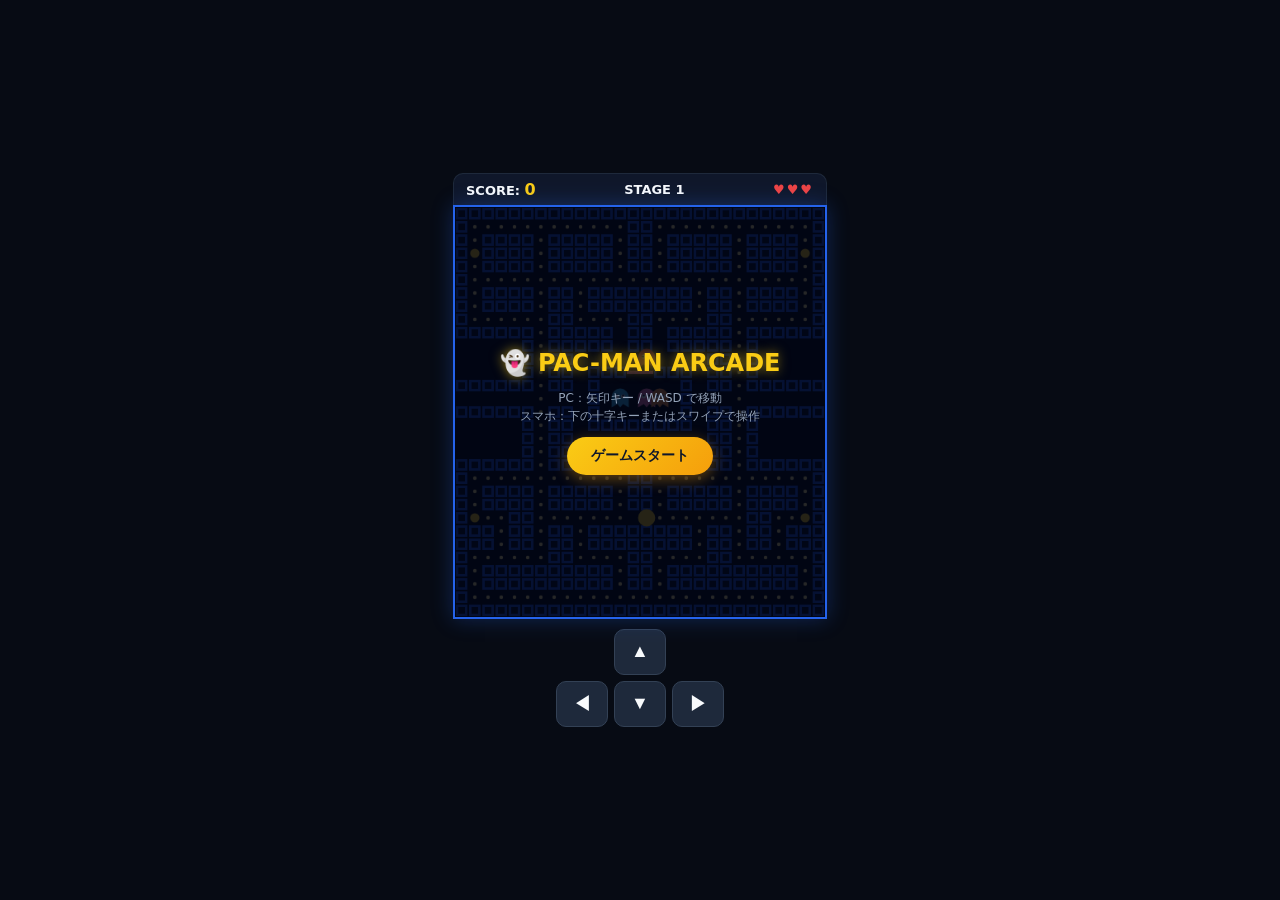
<file: pacman.html>
<!DOCTYPE html>
<html lang="ja">
<head>
  <meta charset="UTF-8" />
  <meta name="viewport" content="width=device-width, initial-scale=1.0, maximum-scale=1.0, user-scalable=no" />
  <title>Pac-Man Arcade</title>
  <style>
    * { box-sizing: border-box; margin: 0; padding: 0; -webkit-tap-highlight-color: transparent; }
    html, body {
      width: 100%;
      height: 100%;
      background: #070b14;
      color: #f8fafc;
      font-family: 'Segoe UI', system-ui, sans-serif;
      display: flex;
      flex-direction: column;
      align-items: center;
      justify-content: center;
      overflow: hidden;
      user-select: none;
      touch-action: none;
    }
    .game-shell {
      width: 100%;
      max-width: 390px;
      padding: 6px 8px;
      display: flex;
      flex-direction: column;
      align-items: center;
      position: relative;
    }
    .hud {
      width: 100%;
      display: flex;
      justify-content: space-between;
      align-items: center;
      padding: 6px 12px;
      background: #0f172a;
      border: 1px solid #1e293b;
      border-bottom: none;
      border-radius: 10px 10px 0 0;
      font-weight: 700;
      font-size: 13px;
    }
    .score-val { color: #facc15; font-size: 16px; }
    .lives { color: #ef4444; letter-spacing: 2px; }
    .canvas-box {
      width: 100%;
      position: relative;
      border: 2px solid #2563eb;
      box-shadow: 0 0 20px rgba(37, 99, 235, 0.3);
      background: #000;
    }
    canvas {
      width: 100%;
      height: auto;
      display: block;
    }
    .overlay {
      position: absolute;
      inset: 0;
      background: rgba(2, 6, 23, 0.85);
      display: flex;
      flex-direction: column;
      align-items: center;
      justify-content: center;
      gap: 12px;
      text-align: center;
      padding: 16px;
      z-index: 10;
    }
    .overlay.hidden { display: none; }
    .overlay h1 {
      font-size: 24px;
      color: #facc15;
      text-shadow: 0 0 12px rgba(250, 204, 21, 0.6);
    }
    .overlay p { color: #94a3b8; font-size: 12px; line-height: 1.5; }
    .btn {
      background: linear-gradient(135deg, #facc15, #f59e0b);
      color: #0f172a;
      border: none;
      padding: 10px 24px;
      border-radius: 999px;
      font-weight: 800;
      font-size: 14px;
      cursor: pointer;
      box-shadow: 0 4px 15px rgba(245, 158, 11, 0.4);
    }
    .btn:active { transform: scale(0.96); }

    /* スマホ・マウス両対応のバーチャル十字キー */
    .dpad {
      margin-top: 10px;
      display: grid;
      grid-template-columns: repeat(3, 52px);
      grid-template-rows: repeat(2, 46px);
      gap: 6px;
      justify-content: center;
    }
    .dpad-btn {
      background: #1e293b;
      border: 1px solid #334155;
      border-radius: 10px;
      color: #f8fafc;
      font-size: 18px;
      font-weight: bold;
      display: flex;
      align-items: center;
      justify-content: center;
      cursor: pointer;
    }
    .dpad-btn:active {
      background: #38bdf8;
      color: #0f172a;
    }
    .dpad-up { grid-column: 2; grid-row: 1; }
    .dpad-left { grid-column: 1; grid-row: 2; }
    .dpad-down { grid-column: 2; grid-row: 2; }
    .dpad-right { grid-column: 3; grid-row: 2; }
  </style>
</head>
<body tabindex="0">
  <div class="game-shell">
    <div class="hud">
      <div>SCORE: <span id="score" class="score-val">0</span></div>
      <div>STAGE <span id="level">1</span></div>
      <div id="lives" class="lives">♥♥♥</div>
    </div>

    <div class="canvas-box">
      <canvas id="game" width="448" height="496"></canvas>
      <div id="overlay" class="overlay">
        <h1 id="overlay-title">👻 PAC-MAN ARCADE</h1>
        <p id="overlay-desc">PC：矢印キー / WASD で移動<br>スマホ：下の十字キーまたはスワイプで操作</p>
        <button id="start-btn" class="btn">ゲームスタート</button>
      </div>
    </div>

    <!-- スマホ・タッチ操作用十字キー -->
    <div class="dpad" aria-label="方向キー">
      <button class="dpad-btn dpad-up" data-dir="UP">▲</button>
      <button class="dpad-btn dpad-left" data-dir="LEFT">◀</button>
      <button class="dpad-btn dpad-down" data-dir="DOWN">▼</button>
      <button class="dpad-btn dpad-right" data-dir="RIGHT">▶</button>
    </div>
  </div>

  <script>
    const canvas = document.getElementById('game');
    const ctx = canvas.getContext('2d');
    const TILE = 16; // 28 x 31 grid = 448 x 496

    // 1=Wall, 0=Dot, 2=Empty, 3=Power Pellet, 4=Ghost House Door
    const BASE_MAP = [
      "1111111111111111111111111111",
      "1000000000000110000000000001",
      "1011110111110110111110111101",
      "1311110111110110111110111131",
      "1011110111110110111110111101",
      "1000000000000000000000000001",
      "1011110110111111110110111101",
      "1011110110111111110110111101",
      "1000000110000110000110000001",
      "1111110111112112111110111111",
      "2222210111112112111110122222",
      "2222210112222222222110122222",
      "2222210112111441112110122222",
      "1111110112122222212110111111",
      "2222220222122222212220222222",
      "1111110112122222212110111111",
      "2222210112111111112110122222",
      "2222210112222222222110122222",
      "2222210112111111112110122222",
      "1111110112111111112110111111",
      "1000000000000110000000000001",
      "1011110111110110111110111101",
      "1011110111110110111110111101",
      "1300110000000220000000110031",
      "1110110110111111110110110111",
      "1110110110111111110110110111",
      "1000000110000110000110000001",
      "1011111111110110111111111101",
      "1011111111110110111111111101",
      "1000000000000000000000000001",
      "1111111111111111111111111111"
    ];

    let map = [];
    let score = 0;
    let lives = 3;
    let level = 1;
    let dotsLeft = 0;
    let frightTimer = 0;
    let running = false;
    let animId = null;

    const AudioCtx = window.AudioContext || window.webkitAudioContext;
    const audioCtx = AudioCtx ? new AudioCtx() : null;
    function beep(freq, dur, type = 'sine', vol = 0.05) {
      if (!audioCtx) return;
      if (audioCtx.state === 'suspended') audioCtx.resume();
      const osc = audioCtx.createOscillator();
      const gain = audioCtx.createGain();
      osc.type = type;
      osc.frequency.value = freq;
      gain.gain.setValueAtTime(vol, audioCtx.currentTime);
      gain.gain.exponentialRampToValueAtTime(0.001, audioCtx.currentTime + dur);
      osc.connect(gain);
      gain.connect(audioCtx.destination);
      osc.start();
      osc.stop(audioCtx.currentTime + dur);
    }

    const DIRS = {
      LEFT:  { x: -1, y: 0 },
      RIGHT: { x: 1, y: 0 },
      UP:    { x: 0, y: -1 },
      DOWN:  { x: 0, y: 1 },
      NONE:  { x: 0, y: 0 }
    };

    const player = { x: 14, y: 23, dir: DIRS.LEFT, nextDir: DIRS.LEFT, speed: 0.11, mouth: 0 };
    let ghosts = [];

    function initMap() {
      dotsLeft = 0;
      map = BASE_MAP.map(row => row.split('').map(ch => {
        const v = Number(ch);
        if (v === 0 || v === 3) dotsLeft++;
        return v;
      }));
    }

    function resetPositions() {
      // 整数座標から即座に左へ発進させる（半マス停止バグ解消）
      player.x = 14;
      player.y = 23;
      player.dir = DIRS.LEFT;
      player.nextDir = DIRS.LEFT;
      frightTimer = 0;

      const baseSpeed = Math.min(0.095 + (level - 1) * 0.008, 0.13);
      ghosts = [
        { name: 'Blinky', x: 14, y: 11, dir: DIRS.LEFT,  color: '#ef4444', speed: baseSpeed },
        { name: 'Pinky',  x: 14, y: 14, dir: DIRS.UP,    color: '#f472b6', speed: baseSpeed * 0.96 },
        { name: 'Inky',   x: 12, y: 14, dir: DIRS.UP,    color: '#38bdf8', speed: baseSpeed * 0.93 },
        { name: 'Clyde',  x: 15, y: 14, dir: DIRS.UP,    color: '#fb923c', speed: baseSpeed * 0.90 }
      ];
    }

    function canMove(gx, gy, dir, isGhost = false) {
      const nx = Math.round(gx + dir.x * 0.6);
      const ny = Math.round(gy + dir.y * 0.6);
      if (ny < 0 || ny >= map.length) return false;
      if (nx < 0 || nx >= map[0].length) return ny === 14;
      const cell = map[ny][nx];
      if (cell === 1) return false;
      if (cell === 4 && !isGhost) return false;
      return true;
    }

    function updatePlayer() {
      const cx = Math.round(player.x);
      const cy = Math.round(player.y);

      // 逆方向への切り返しはグリッド中心を待たずに即座に反応
      if (player.nextDir !== DIRS.NONE &&
          player.nextDir.x === -player.dir.x &&
          player.nextDir.y === -player.dir.y) {
        player.dir = player.nextDir;
      }

      if (Math.abs(player.x - cx) < 0.25 && Math.abs(player.y - cy) < 0.25) {
        if (player.nextDir !== DIRS.NONE && canMove(cx, cy, player.nextDir, false)) {
          player.x = cx;
          player.y = cy;
          player.dir = player.nextDir;
        }
        if (!canMove(cx, cy, player.dir, false)) {
          player.x = cx;
          player.y = cy;
          player.dir = DIRS.NONE;
        }
      }

      player.x += player.dir.x * player.speed;
      player.y += player.dir.y * player.speed;

      if (player.x < -0.5) player.x = 27.5;
      if (player.x > 27.5) player.x = -0.5;

      if (player.dir !== DIRS.NONE) {
        player.mouth = (player.mouth + 0.22) % (Math.PI * 2);
      }

      const tx = Math.round(player.x);
      const ty = Math.round(player.y);
      if (map[ty] && (map[ty][tx] === 0 || map[ty][tx] === 3)) {
        const isPower = map[ty][tx] === 3;
        map[ty][tx] = 2;
        dotsLeft--;
        score += isPower ? 50 : 10;
        document.getElementById('score').textContent = score;
        if (isPower) {
          frightTimer = 360;
          beep(520, 0.25, 'square', 0.06);
        } else {
          beep(320 + (score % 2) * 90, 0.05, 'triangle', 0.04);
        }

        if (dotsLeft <= 0) {
          level++;
          document.getElementById('level').textContent = level;
          beep(660, 0.35, 'sine', 0.07);
          initMap();
          resetPositions();
        }
      }
    }

    function updateGhosts() {
      if (frightTimer > 0) frightTimer--;

      ghosts.forEach(g => {
        const cx = Math.round(g.x);
        const cy = Math.round(g.y);
        const spd = frightTimer > 0 ? g.speed * 0.6 : g.speed;

        if (Math.abs(g.x - cx) < 0.2 && Math.abs(g.y - cy) < 0.2) {
          const options = [DIRS.UP, DIRS.LEFT, DIRS.DOWN, DIRS.RIGHT].filter(d => {
            if (d.x === -g.dir.x && d.y === -g.dir.y) return false;
            return canMove(cx, cy, d, true);
          });

          if (options.length > 0) {
            g.x = cx;
            g.y = cy;
            if (frightTimer > 0) {
              g.dir = options[Math.floor(Math.random() * options.length)];
            } else {
              const tx = (cy >= 12 && cy <= 15 && cx >= 11 && cx <= 16) ? 13 : player.x;
              const ty = (cy >= 12 && cy <= 15 && cx >= 11 && cx <= 16) ? 10 : player.y;
              options.sort((a, b) => {
                const da = Math.hypot((cx + a.x) - tx, (cy + a.y) - ty);
                const db = Math.hypot((cx + b.x) - tx, (cy + b.y) - ty);
                return da - db;
              });
              g.dir = Math.random() < 0.8 ? options[0] : options[Math.floor(Math.random() * options.length)];
            }
          } else if (!canMove(cx, cy, g.dir, true)) {
            g.dir = { x: -g.dir.x, y: -g.dir.y };
          }
        }

        g.x += g.dir.x * spd;
        g.y += g.dir.y * spd;
        if (g.x < -0.5) g.x = 27.5;
        if (g.x > 27.5) g.x = -0.5;

        if (Math.hypot(g.x - player.x, g.y - player.y) < 0.75) {
          if (frightTimer > 0) {
            score += 200;
            document.getElementById('score').textContent = score;
            beep(780, 0.2, 'sawtooth', 0.06);
            g.x = 14;
            g.y = 14;
            g.dir = DIRS.UP;
          } else {
            lives--;
            document.getElementById('lives').textContent = '♥'.repeat(Math.max(lives, 0));
            beep(150, 0.45, 'sawtooth', 0.08);
            if (lives <= 0) {
              gameOver();
            } else {
              resetPositions();
            }
          }
        }
      });
    }

    function draw() {
      ctx.fillStyle = '#000';
      ctx.fillRect(0, 0, canvas.width, canvas.height);

      for (let r = 0; r < map.length; r++) {
        for (let c = 0; c < map[r].length; c++) {
          const cell = map[r][c];
          const px = c * TILE;
          const py = r * TILE;
          if (cell === 1) {
            ctx.fillStyle = '#1d4ed8';
            ctx.fillRect(px + 1, py + 1, TILE - 2, TILE - 2);
            ctx.fillStyle = '#020617';
            ctx.fillRect(px + 4, py + 4, TILE - 8, TILE - 8);
          } else if (cell === 4) {
            ctx.fillStyle = '#f472b6';
            ctx.fillRect(px, py + 6, TILE, 4);
          } else if (cell === 0) {
            ctx.fillStyle = '#fde68a';
            ctx.beginPath();
            ctx.arc(px + TILE / 2, py + TILE / 2, 2.2, 0, Math.PI * 2);
            ctx.fill();
          } else if (cell === 3) {
            ctx.fillStyle = '#facc15';
            ctx.beginPath();
            ctx.arc(px + TILE / 2, py + TILE / 2, 5 + Math.sin(Date.now() / 120) * 1.2, 0, Math.PI * 2);
            ctx.fill();
          }
        }
      }

      const pcx = player.x * TILE + TILE / 2;
      const pcy = player.y * TILE + TILE / 2;
      let angle = Math.PI;
      if (player.dir === DIRS.RIGHT) angle = 0;
      else if (player.dir === DIRS.DOWN) angle = Math.PI / 2;
      else if (player.dir === DIRS.LEFT) angle = Math.PI;
      else if (player.dir === DIRS.UP) angle = -Math.PI / 2;
      const bite = Math.abs(Math.sin(player.mouth)) * 0.35;

      ctx.fillStyle = '#facc15';
      ctx.beginPath();
      ctx.moveTo(pcx, pcy);
      ctx.arc(pcx, pcy, TILE * 0.65, angle + bite, angle + Math.PI * 2 - bite);
      ctx.closePath();
      ctx.fill();

      ghosts.forEach(g => {
        const gx = g.x * TILE + TILE / 2;
        const gy = g.y * TILE + TILE / 2;
        const r = TILE * 0.65;
        ctx.fillStyle = frightTimer > 0
          ? (frightTimer < 90 && Math.floor(frightTimer / 10) % 2 === 0 ? '#f8fafc' : '#2563eb')
          : g.color;

        ctx.beginPath();
        ctx.arc(gx, gy - 2, r, Math.PI, 0);
        ctx.lineTo(gx + r, gy + r);
        ctx.lineTo(gx + r * 0.33, gy + r * 0.6);
        ctx.lineTo(gx, gy + r);
        ctx.lineTo(gx - r * 0.33, gy + r * 0.6);
        ctx.lineTo(gx - r, gy + r);
        ctx.closePath();
        ctx.fill();

        ctx.fillStyle = '#fff';
        ctx.beginPath();
        ctx.arc(gx - 3.5, gy - 3, 2.5, 0, Math.PI * 2);
        ctx.arc(gx + 3.5, gy - 3, 2.5, 0, Math.PI * 2);
        ctx.fill();
        ctx.fillStyle = '#0f172a';
        ctx.beginPath();
        ctx.arc(gx - 3.5 + g.dir.x, gy - 3 + g.dir.y, 1.3, 0, Math.PI * 2);
        ctx.arc(gx + 3.5 + g.dir.x, gy - 3 + g.dir.y, 1.3, 0, Math.PI * 2);
        ctx.fill();
      });
    }

    function loop() {
      if (!running) return;
      updatePlayer();
      updateGhosts();
      draw();
      animId = requestAnimationFrame(loop);
    }

    function setDirection(dirName) {
      if (!running) return;
      if (DIRS[dirName]) player.nextDir = DIRS[dirName];
    }

    function startGame() {
      score = 0;
      lives = 3;
      level = 1;
      document.getElementById('score').textContent = '0';
      document.getElementById('level').textContent = '1';
      document.getElementById('lives').textContent = '♥♥♥';
      document.getElementById('overlay').classList.add('hidden');
      window.focus();
      document.body.focus();
      initMap();
      resetPositions();
      running = true;
      if (animId) cancelAnimationFrame(animId);
      loop();
    }

    function gameOver() {
      running = false;
      document.getElementById('overlay-title').textContent = 'GAME OVER';
      document.getElementById('overlay-desc').innerHTML = `最終スコア: <strong style="color:#facc15;font-size:18px;">${score}</strong><br>ランキングにスコアを送信しました！`;
      document.getElementById('start-btn').textContent = 'もう一度プレイ';
      document.getElementById('overlay').classList.remove('hidden');

      if (window.parent && window.parent !== window) {
        window.parent.postMessage({ type: 'ARCADE_SCORE', game: 'pacman', score: score }, '*');
      }
    }

    // 0. 親ウィンドウからの方向キー転送を受信
    window.addEventListener('message', (e) => {
      if (e.data && e.data.type === 'SET_DIR') {
        setDirection(e.data.dir);
      }
    });

    // 1. PCキーボード操作
    window.addEventListener('keydown', e => {
      if (['ArrowUp', 'ArrowDown', 'ArrowLeft', 'ArrowRight', ' '].includes(e.key)) e.preventDefault();
      if (e.key === 'ArrowLeft' || e.key === 'a' || e.key === 'A') setDirection('LEFT');
      if (e.key === 'ArrowRight' || e.key === 'd' || e.key === 'D') setDirection('RIGHT');
      if (e.key === 'ArrowUp' || e.key === 'w' || e.key === 'W') setDirection('UP');
      if (e.key === 'ArrowDown' || e.key === 's' || e.key === 'S') setDirection('DOWN');
    });

    // 2. 画面十字キー（スマホタッチ＆PCクリック両対応）
    document.querySelectorAll('.dpad-btn').forEach(btn => {
      const handler = (e) => {
        e.preventDefault();
        window.focus();
        setDirection(btn.dataset.dir);
      };
      btn.addEventListener('touchstart', handler, { passive: false });
      btn.addEventListener('mousedown', handler);
    });

    // 3. キャンバス上のスワイプ操作（スマホ向け）
    let touchStartX = 0, touchStartY = 0;
    canvas.addEventListener('touchstart', e => {
      if (e.touches.length > 0) {
        touchStartX = e.touches[0].clientX;
        touchStartY = e.touches[0].clientY;
      }
    }, { passive: true });

    canvas.addEventListener('touchend', e => {
      if (e.changedTouches.length > 0) {
        const dx = e.changedTouches[0].clientX - touchStartX;
        const dy = e.changedTouches[0].clientY - touchStartY;
        if (Math.max(Math.abs(dx), Math.abs(dy)) > 18) {
          if (Math.abs(dx) > Math.abs(dy)) {
            setDirection(dx > 0 ? 'RIGHT' : 'LEFT');
          } else {
            setDirection(dy > 0 ? 'DOWN' : 'UP');
          }
        }
      }
    }, { passive: true });

    document.body.addEventListener('click', () => window.focus());
    document.getElementById('start-btn').addEventListener('click', startGame);

    initMap();
    resetPositions();
    draw();
  </script>
</body>
</html>
</file>
